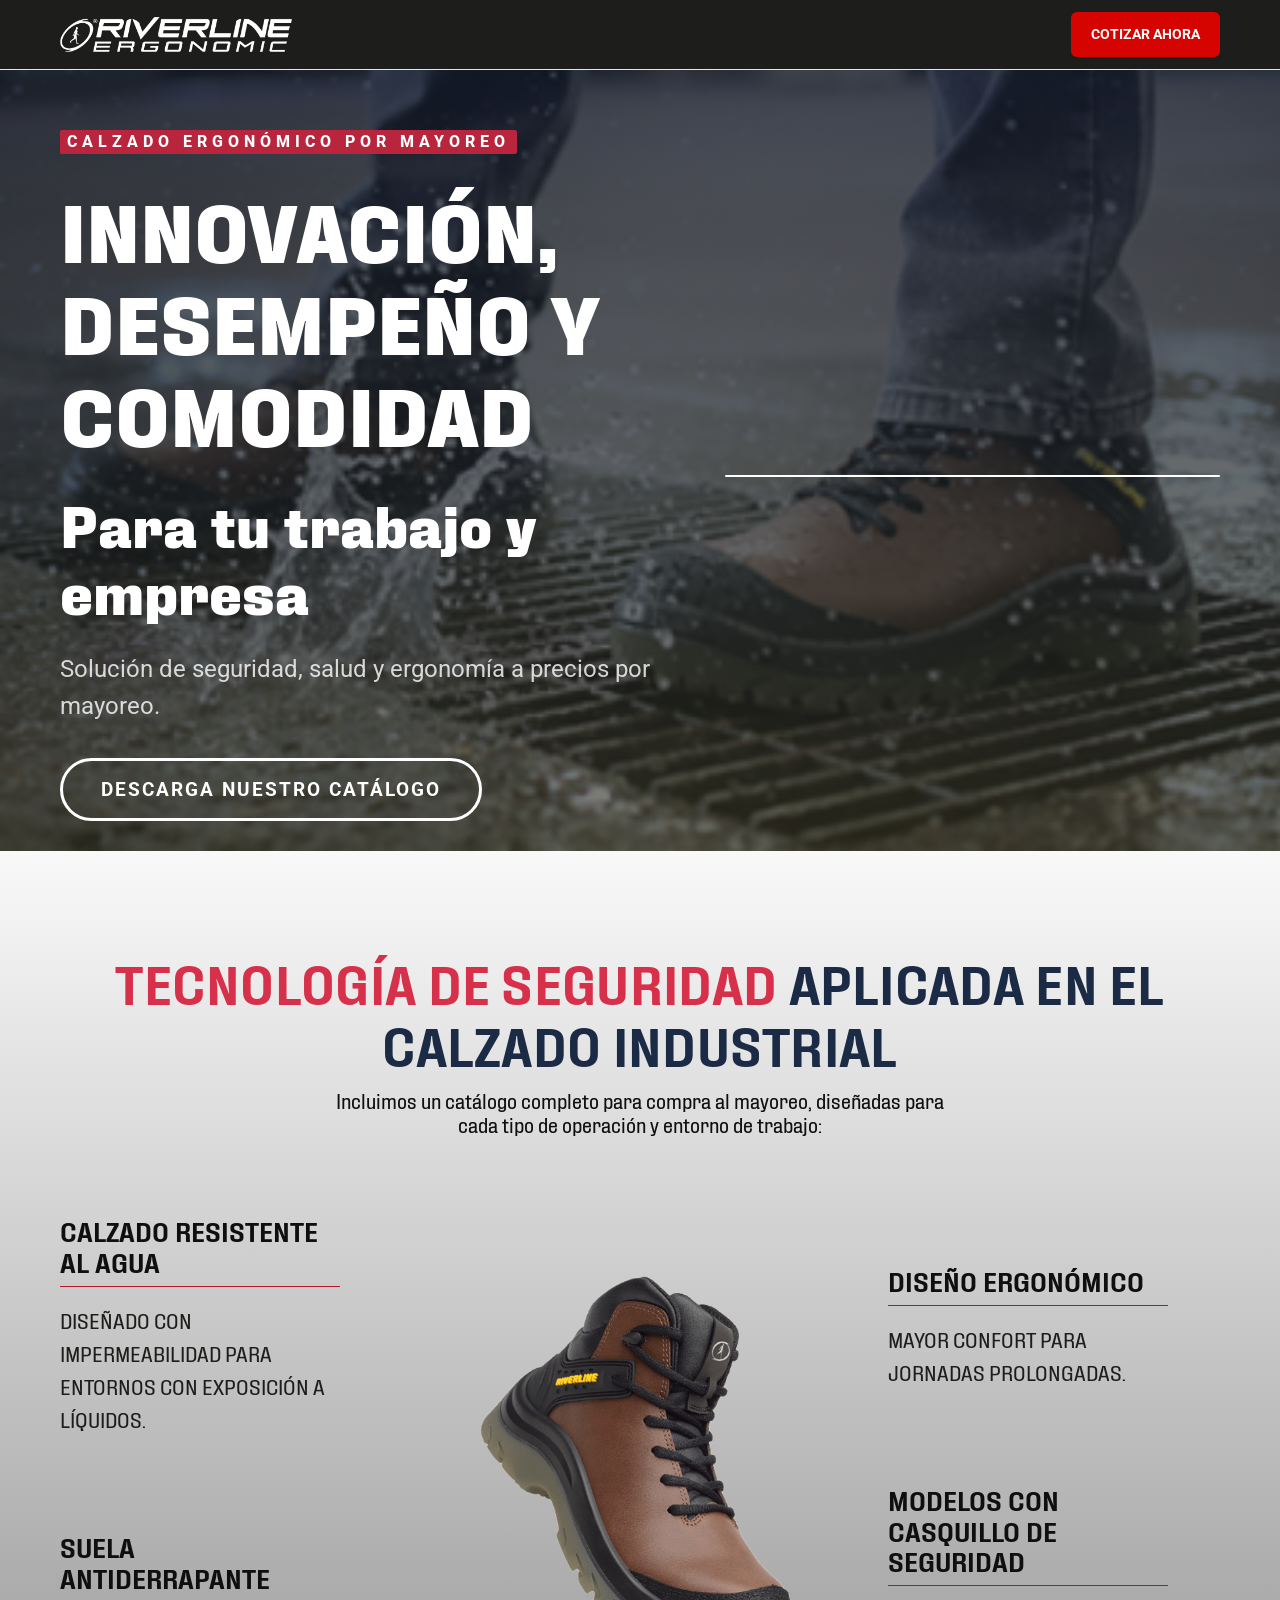
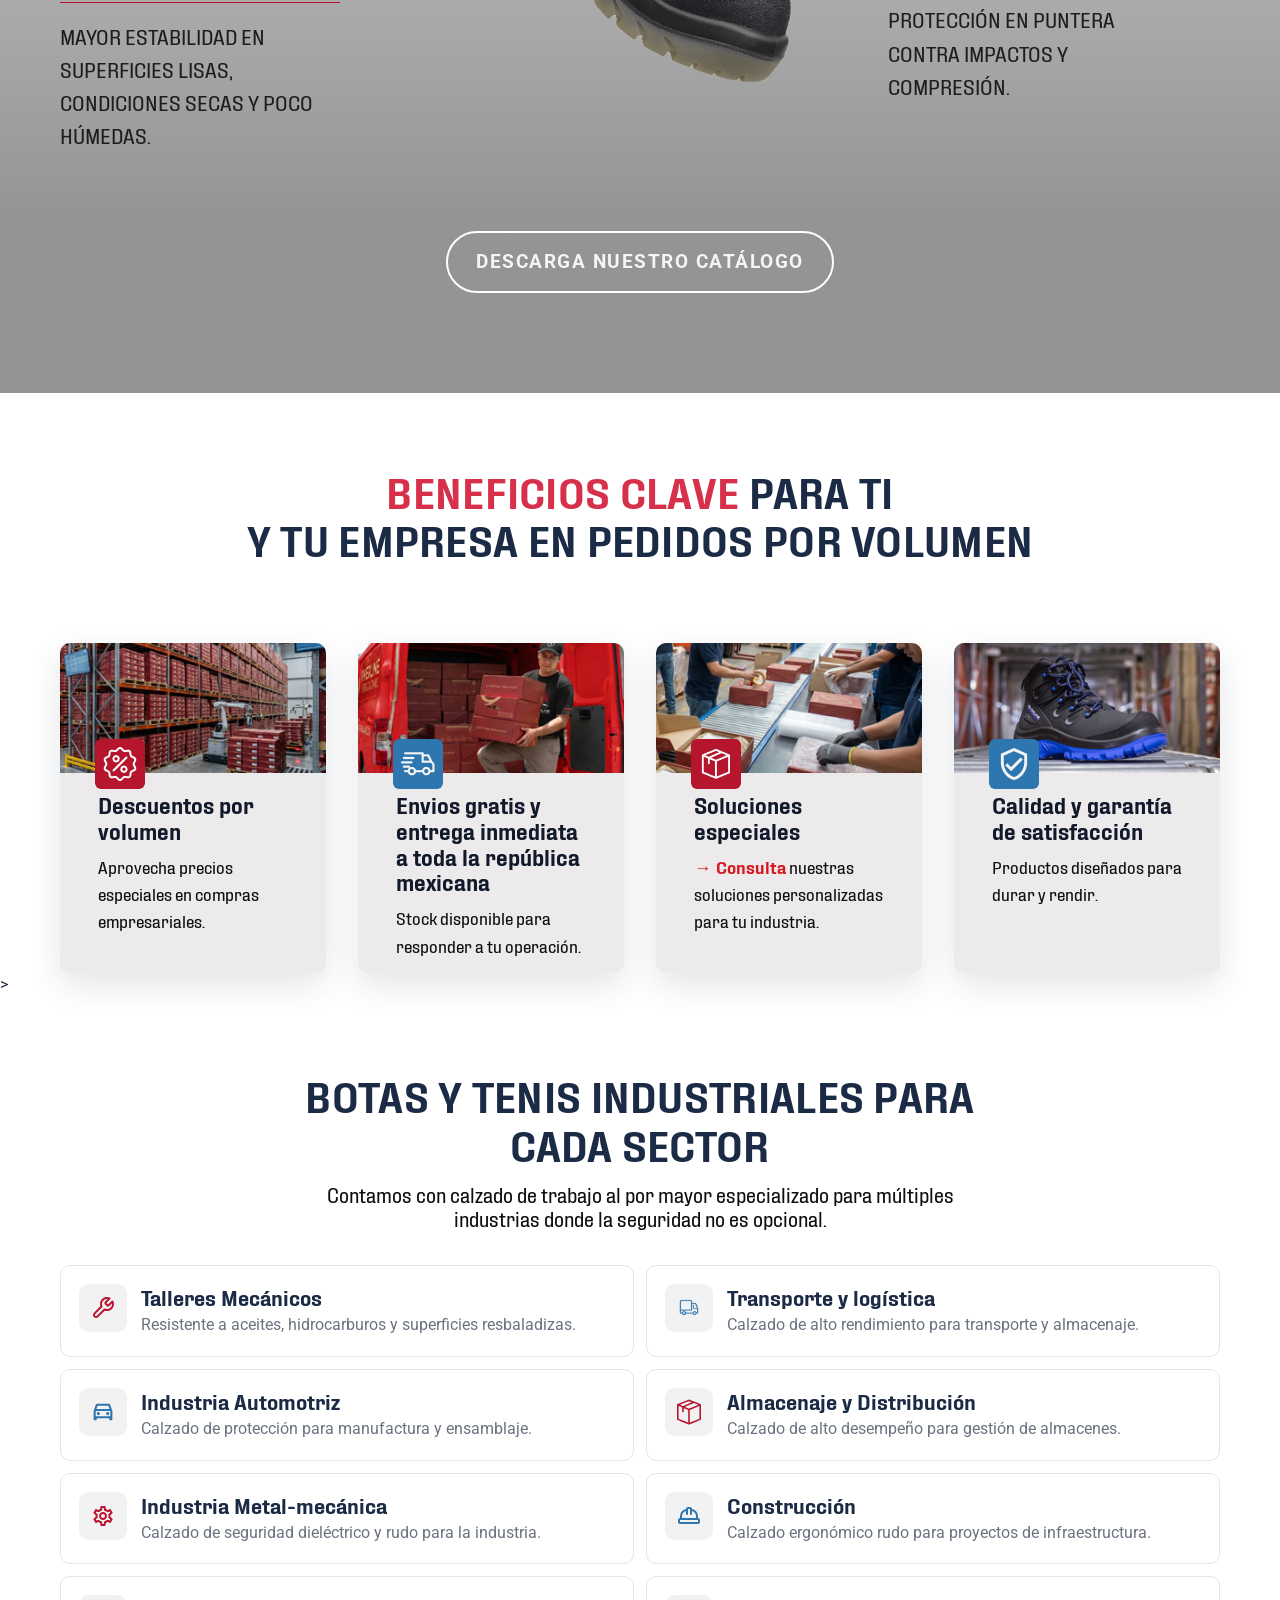
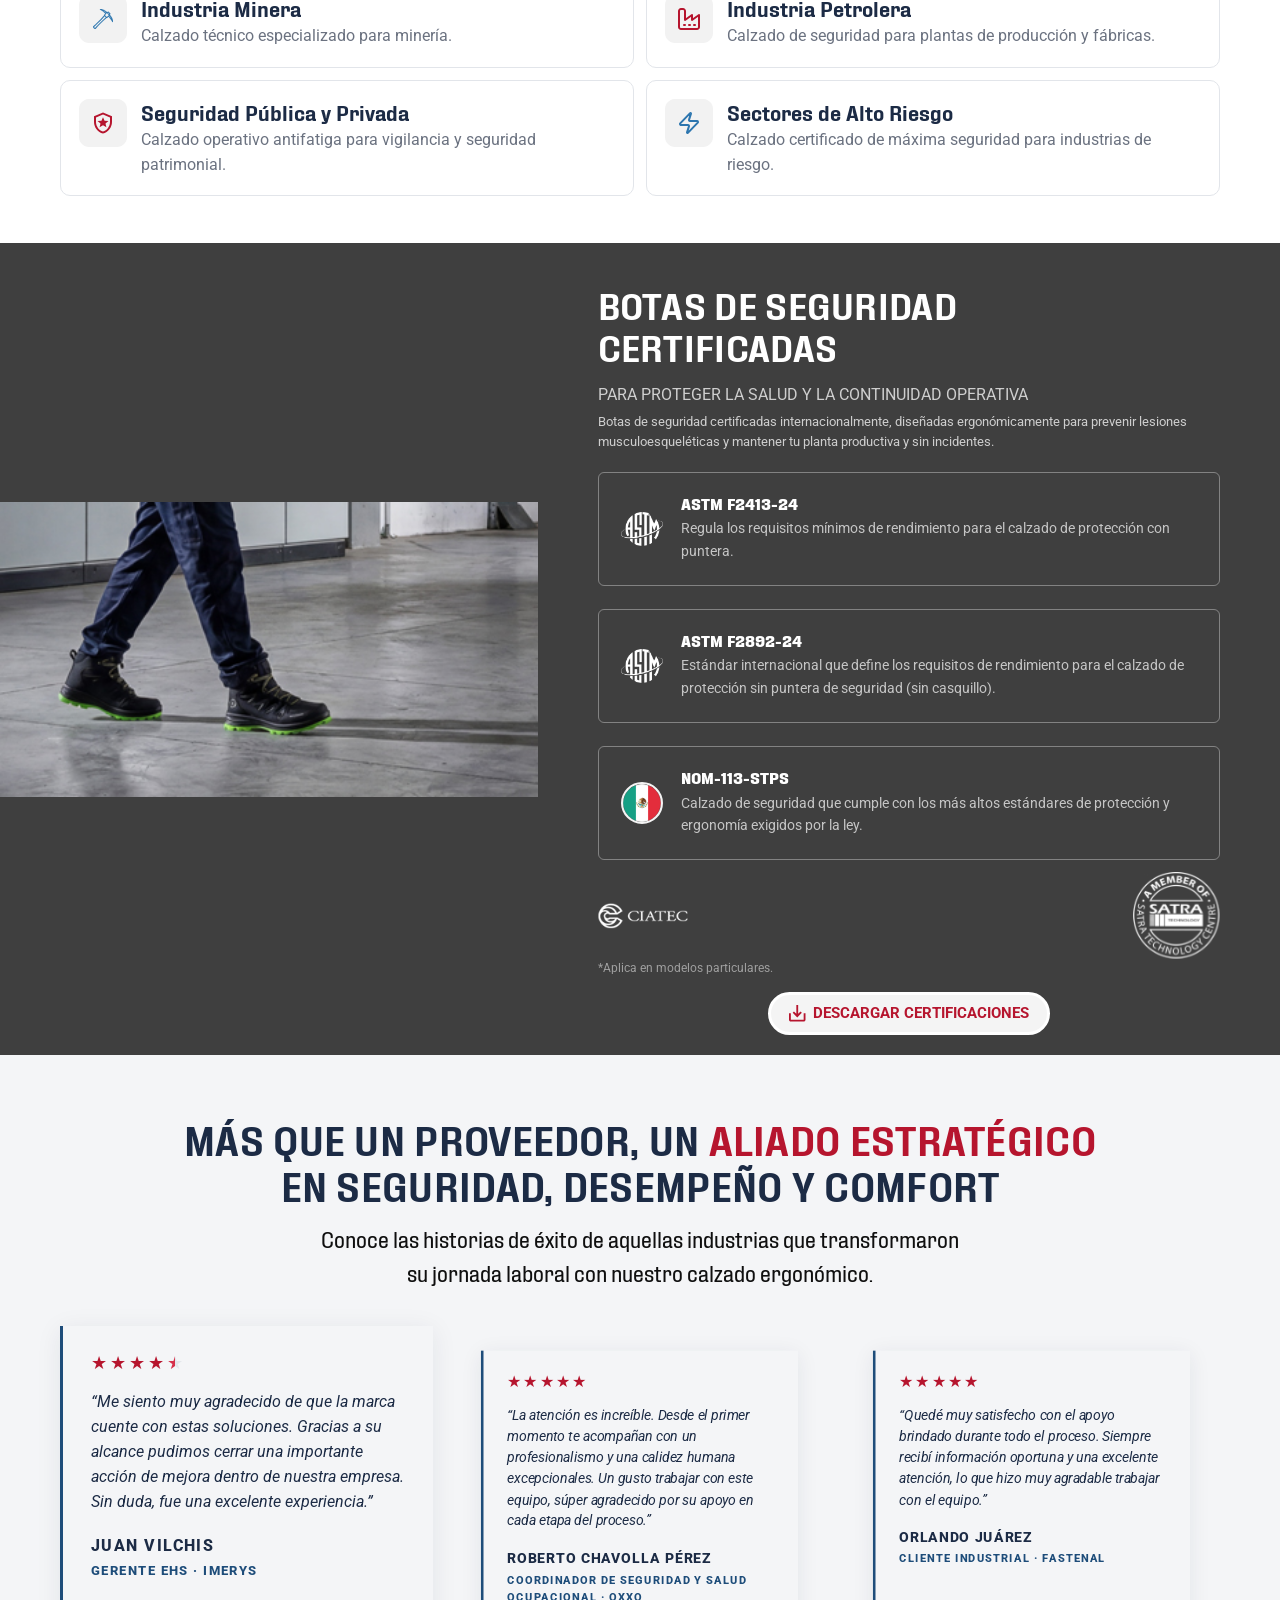
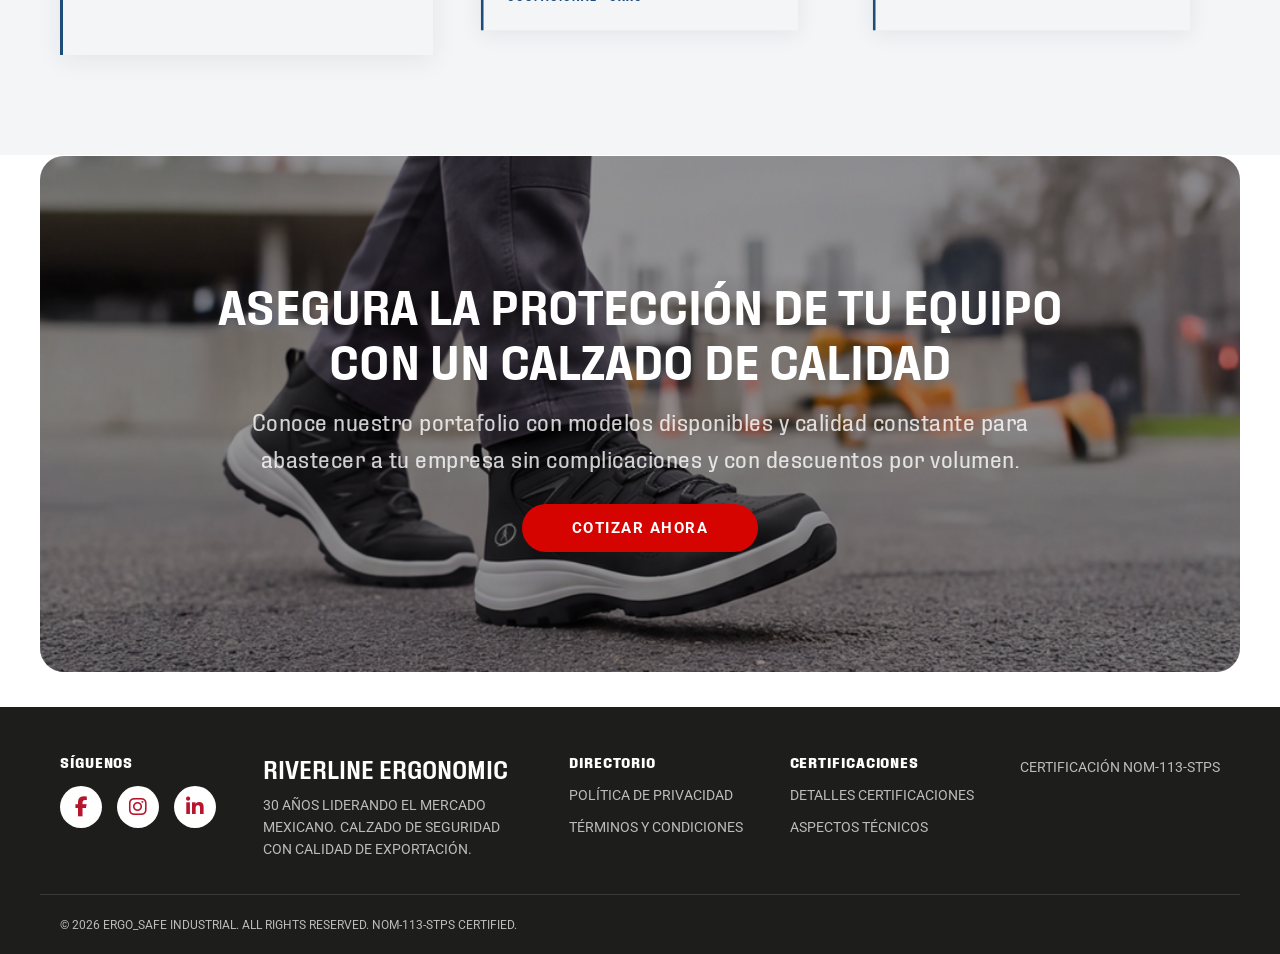
<file: index.html>
<!DOCTYPE html>
<html lang="es">
<head>
<meta charset="UTF-8">
<meta name="viewport" content="width=device-width, initial-scale=1.0">
<title>Riverline Ergonomic | Calzado de seguridad industrial</title>
<meta name="description" content="Calzado de seguridad industrial certificado. Innovación, desempeño y comodidad para tu empresa. Descuentos por volumen, entrega inmediata y garantía de calidad.">
<link rel="preconnect" href="https://fonts.googleapis.com">
<link rel="preconnect" href="https://fonts.gstatic.com" crossorigin>
<link href="https://fonts.googleapis.com/css2?family=Roboto:ital,wght@0,100..900;1,100..900&display=swap" rel="stylesheet">
<link rel="stylesheet" href="css/styles.css">
<link rel="stylesheet" href="https://cdnjs.cloudflare.com/ajax/libs/font-awesome/6.7.2/css/all.min.css">
<script src="https://js.hsforms.net/forms/embed/50330366.js" defer></script>
</head>
<body>

<!-- ============ HEADER ============ -->
<header class="site-header">
  <div class="container header-inner">
    <a href="#" class="logo">
      <img src="images\logo-riverline.png" alt="Riverline Ergonomic" class="logo-img">
    </a>
    <a href="#cotizar" class="btn btn-primary btn-sm js-open-modal">Cotizar ahora</a>
  </div>
</header>

<main>

  <!-- ============ HERO ============ -->
  <section class="hero">
    <div class="hero-bg">
      <picture>
        <source media="(min-width:1025px)" srcset="images\hero-desktop.png"> 
        <source media="(min-width:481px)" srcset="images\hero-tablet.jpg">
        <img src="images\hero-mobile.jpg" alt="Trabajador con botas de seguridad industrial" class="hero-bg-img">
      </picture>
      <div class="hero-overlay"></div>
    </div>

    <div class="container hero-inner">
      <div class="hero-content">
        <h1  class="eyebrow eyebrow-light">calzado ergonómico por mayoreo</h1>
        <h2 class="hero-title">Innovación, desempeño y comodidad</h2>
        <h3 class="hero-subtitle">Para tu trabajo y empresa</h3>
        <p class="hero-desc">Solución de seguridad, salud y ergonomía  a precios por mayoreo.</p>
        <div class="hero-actions">
          <a href="https://tecnologia.ergonomic.com.mx/pdf/Catalogo-JULIO26.pdf" class="btn btn-outline-light">Descarga nuestro catálogo</a>
        </div>
      </div>

      <!-- Inline form card — visible on desktop/tablet only -->
      <div class="form-card form-card--inline" id="cotizar">
        <div class="hs-form-frame" data-region="na1" data-form-id="555a7494-a7d3-4170-83c7-86344c7121c4" data-portal-id="50330366"></div>
      </div>
    </div>
  </section>

  <!-- ============ TECNOLOGÍA / FEATURES ============ -->
  <section class="section features-section">
    <div class="container">
      <h2 class="section-title  section-title--semibold text-center"> 
        <span class="accent">Tecnología de Seguridad </span>
        aplicada en el calzado industrial
      </h2>
      <h3 class="section-desc text-center">Incluimos un catálogo completo para compra al mayoreo, diseñadas para cada tipo de operación y entorno de trabajo:</h3>

      <div class="feature-showcase">
        <div class="feature-list feature-list--left">
          <div class="feature-item">
            <h3 class="feature-title">Calzado resistente al agua</h3>
            <div class="feature-line"></div>
            <p class="feature-desc">Diseñado con impermeabilidad para entornos con exposición a líquidos.</p>
          </div>
          <div class="feature-item">
            <h3 class="feature-title">Suela antiderrapante</h3>
            <div class="feature-line"></div>
            <p class="feature-desc">Mayor estabilidad en superficies lisas, condiciones secas y poco húmedas.</p>
          </div>
        </div>

        <div class="feature-image">
          <img src="images\bota-590x700px.png" alt="Bota de seguridad Riverline Ergonomic" loading="lazy">
        </div>

        <div class="feature-list feature-list--right">
          <div class="feature-item">
            <h3 class="feature-title">Diseño ergonómico</h3>
            <div class="feature-line"></div>
            <p class="feature-desc">Mayor confort para jornadas prolongadas.</p>
          </div>
          <div class="feature-item">
            <h3 class="feature-title">Modelos con casquillo de seguridad</h3>
            <div class="feature-line"></div>
            <p class="feature-desc">Protección en puntera contra impactos y compresión.</p>
          </div>
        </div>
      </div>

      <!-- ============Carrusel Mobile ============ -->
       <div class="feature-carousel">
        <div class="carousel-track">
          <div class="feature-slide">
            <h3 class="feature-title">Calzado resistente al agua</h3>
            <div class="feature-line"></div>
            <p class="feature-desc">
              Diseñado con impermeabilidad para entornos con exposición a líquidos.
            </p>
          </div>
          <div class="feature-slide">
            <h3 class="feature-title">Suela antiderrapante</h3>
            <div class="feature-line"></div>
            <p class="feature-desc">
              Mayor estabilidad en superficies lisas o húmedas.
            </p>
          </div>
          <div class="feature-slide">
            <h3 class="feature-title">Diseño ergonómico</h3>
            <div class="feature-line"></div>
            <p class="feature-desc">
              Mayor confort para jornadas prolongadas.
            </p>
          </div>
          <div class="feature-slide">
            <h3 class="feature-title">Modelos con casquillo de seguridad</h3>
            <div class="feature-line"></div>
            <p class="feature-desc">
              Protección en puntera contra impactos y compresión.
            </p>
          </div>
        </div>
        <div class="carousel-controls">
          <button class="carousel-prev">&#10094;</button>
          <div class="carousel-dots">
            <span class="dot active"></span><span class="dot"></span><span class="dot"></span><span class="dot"></span>
          </div>
          <button class="carousel-next">&#10095;</button>
        </div>
      </div>
      
      <div class="text-center">
        <a href="https://tecnologia.ergonomic.com.mx/pdf/Catalogo-JULIO26.pdf" class="btn btn-outline-dark">Descarga nuestro catálogo</a>
      </div>
    </div>
  </section>

  <!-- ============ BENEFICIOS ============ -->
  <section class="section benefits-section">
    <div class="container">
      <h2 class="section-title text-center"> <span class="accent">Beneficios clave </span> para ti <br> y tu empresa en pedidos por volumen</h2>
      <div class="benefits-grid">
        <div class="benefit-card">
          <img src="images/banner-ventas-volumen-298x148.jpg" alt="Descuentos por volumen" loading="lazy">
          <div class="benefit-icon">
            <img src="images/Frame-descuento.png" alt="">
          </div>
          <h3>Descuentos por volumen</h3>
          <p>Aprovecha precios especiales en compras empresariales.</p>
        </div>
        <div class="benefit-card">
          <img src="images/banner-entrega-inmediata-298x148.jpg" alt="Entrega inmediata" loading="lazy">
          <div class="benefit-icon">
            <img src="images/Frame-entrega.png" alt="">
          </div>
          <h3>Envios gratis y entrega inmediata a toda la república mexicana</h3>
          <p>Stock disponible para responder a tu operación.</p>
        </div>
        <a href="https://www.ergonomic.com.mx/soluciones" class="benefit-card">
          <img src="images/banner-1par-envios298x148.jpg" alt="Envíos gratis" loading="lazy">
          <div class="benefit-icon">
            <img src="images/Frame-envio.png" alt="">
          </div>
          <h3>Soluciones especiales</h3>
          <p><span class="highlight-link">→ Consulta</span> nuestras soluciones personalizadas para tu industria.</p>        
        </a>
        <div class="benefit-card">
          <img src="images/banner-calidad-298x148.jpg" alt="Calidad y garantía" loading="lazy">
          <div class="benefit-icon">
            <img src="images/Frame-garantia.png" alt="">
          </div>
          <h3>Calidad y garantía de satisfacción</h3>
          <p>Productos diseñados para durar y rendir.</p>
        </div>
      </div>
    </div>
  
    <!--==============Carrusel Mobil=============== -->>
    <div class="benefits-carousel">
      <div class="benefit-slide active">
        <div class="benefit-card">
          <img src="images/banner-ventas-volumen-298x148.jpg" alt="Descuentos por volumen">
          <div class="benefit-icon">
            <img src="images/Frame-descuento.png" alt="">
          </div>
          <h3>Descuentos por volumen</h3>
          <p>Aprovecha precios especiales en compras empresariales.</p>
        </div>
      </div>

      <div class="benefit-slide">
        <div class="benefit-card">
          <img src="images/banner-entrega-inmediata-298x148.jpg" alt="Entrega inmediata">
          <div class="benefit-icon">
            <img src="images/Frame-entrega.png" alt="">
          </div>
          <h3>Envios gratis y entrega inmediata a todo México</h3>
          <p>Stock disponible para responder a tu operación.</p>
        </div>
      </div>

      <div class="benefit-slide">
        <a href="https://www.ergonomic.com.mx/soluciones" class="benefit-card-link">

          <div class="benefit-card">
            <img src="images/banner-1par-envios298x148.jpg" alt="Envíos">
            <div class="benefit-icon">
              <img src="images/Frame-envio.png" alt="">
            </div>
            <h3>Soluciones especiales</h3>
            <p><span class="highlight-link">→ Consulta</span> nuestras soluciones personalizadas para tu industria.</p>        
          </div>
        </a>
      </div>




      <div class="benefit-slide">
        <div class="benefit-card">
          <img src="images/banner-calidad-298x148.jpg" alt="Calidad">
          <div class="benefit-icon">
            <img src="images/Frame-garantia.png" alt="">
          </div>
          <h3>Calidad y garantía de satisfacción</h3>
          <p>Productos diseñados para durar y rendir.</p>
        </div>
      </div>

      <div class="carousel-controls">
          <button class="carousel-prev benefit-prev">&#10094;</button>

          <div class="carousel-dots">
              <span class="dot active"></span>
              <span class="dot"></span>
              <span class="dot"></span>
              <span class="dot"></span>
          </div>

          <button class="carousel-next benefit-next">&#10095;</button>
      </div>
    </div>
  </section>



  





  <!-- ============ SECTORES ============ -->
  <section class="section sectors-section">
    <div class="container">
      <h2 class="section-title text-center">Botas y tenis industriales para <br> cada sector</h2>
      <h3 class="section-desc text-center">Contamos con calzado de trabajo al por mayor especializado para múltiples industrias donde la seguridad no es opcional.</h3>

      <ul class="sector-list">
        <li class="sector-item sector-item--highlight">
          <span class="sector-icon" aria-hidden="true">
            <img src="images/icons/talleresMec.svg" alt="">
          </span>
          <div>
            <h3>Talleres Mecánicos</h3>
            <p>Resistente a aceites, hidrocarburos y superficies resbaladizas.</p>
          </div>
        </li>
        <li class="sector-item">
          <span class="sector-icon" aria-hidden="true">
            <img src="images/icons/transporte.svg" alt="">
          </span>
          <div>
            <h3>Transporte y logística</h3>
            <p>Calzado de alto rendimiento para transporte y almacenaje.</p>
          </div>
        </li>
        <li class="sector-item">
          <span class="sector-icon" aria-hidden="true">
            <img src="images/icons/IndAuto.svg" alt="">
          </span>
          <div>
            <h3>Industria Automotriz</h3>
            <p>Calzado de protección para manufactura y ensamblaje.</p>
          </div>
        </li>
        <li class="sector-item">
          <span class="sector-icon" aria-hidden="true">
            <img src="images/icons/almacenaje.svg" alt="">
          </span>
          <div>
            <h3>Almacenaje y Distribución</h3>
            <p>Calzado de alto desempeño para gestión de almacenes.</p>
          </div>
        </li>
        <li class="sector-item">
          <span class="sector-icon" aria-hidden="true">
            <img src="images/icons/indMetal.svg" alt="">
          </span>
          <div>
            <h3>Industria Metal-mecánica</h3>
            <p>Calzado de seguridad dieléctrico y rudo para la industria.</p>
          </div>
        </li>
        <li class="sector-item">
          <span class="sector-icon" aria-hidden="true">
            <img src="images/icons/contruccion.svg" alt="">
          </span>
          <div>
            <h3>Construcción</h3>
            <p>Calzado ergonómico rudo para proyectos de infraestructura.</p>
          </div>
        </li>
        <li class="sector-item">
          <span class="sector-icon" aria-hidden="true">
            <img src="images/icons/IndMin.svg" alt="">
          </span>
          <div>
            <h3>Industria Minera</h3>
            <p>Calzado técnico especializado para minería.</p>
          </div>
        </li>
        <li class="sector-item">
          <span class="sector-icon" aria-hidden="true">
            <img src="images/icons/industriaPetr.svg" alt="">
          </span>
          <div>
            <h3>Industria Petrolera</h3>
            <p>Calzado de seguridad para plantas de producción y fábricas.</p>
          </div>
        </li>
        <li class="sector-item">
          <span class="sector-icon" aria-hidden="true">
            <img src="images/icons/seguridad.svg" alt="">
          </span>
          <div>
            <h3>Seguridad Pública y Privada</h3>
            <p>Calzado operativo antifatiga para vigilancia y seguridad patrimonial.</p>
          </div>
        </li>
        <li class="sector-item">
          <span class="sector-icon" aria-hidden="true">
            <img src="images/icons/sectAltRies.svg" alt="">
          </span>
          <div>
            <h3>Sectores de Alto Riesgo</h3>
            <p>Calzado certificado de máxima seguridad para industrias de riesgo.</p>
          </div>
        </li>
      </ul>
    </div>
  </section>

  <!-- ============ CERTIFICACIONES ============ -->
  <section class="section certifications-section">
    <div class="cert-image">
      <picture>
          <source media="(min-width:1025px)" srcset="images/Certdescktop.jpg"> 
          <source media="(min-width:481px)" srcset="images\certmovil.jpg">
          <img src="images\certmovil.jpg" alt="Trabajador con equipo de seguridad" loading="lazy">
      </picture>
    </div>
    <div class="cert-content">
      <div class="container container--right">
        <h2 class="section-title section-title--light">Botas de seguridad <br> certificadas</h2>
        <p class="section-desc section-desc--light">PARA PROTEGER LA SALUD Y LA CONTINUIDAD OPERATIVA</p>

        <p class="cert-intro">Botas de seguridad certificadas internacionalmente, diseñadas ergonómicamente para prevenir lesiones musculoesqueléticas y mantener tu planta productiva y sin incidentes.</p>

        <div class="cert-list">
          <div class="cert-item">
            <img src="images\icons\astmCert.svg" class="cert-icon" alt="ASTM f2413-24">
            <div class="cert-text">
              <h3>ASTM F2413-24</h3>
              <p>Regula los requisitos mínimos de rendimiento para el calzado de protección con puntera.</p>
            </div>
          </div>
          <div class="cert-item">
            <img src="images\icons\astmCert.svg" class="cert-icon" alt="ASTM F2892-24">
            <div class="cert-text">
              <h3>ASTM F2892-24</h3>
              <p>Estándar internacional que define los requisitos de rendimiento para el calzado de protección sin puntera de seguridad (sin casquillo).</p>
            </div>
          </div>
          <div class="cert-item">
            <img src="images\icons\mxflagCert.svg" class="cert-icon" alt="NOM-113-STPS">
            <div class="cert-text">
              <h3>NOM-113-STPS</h3>
              <p>Calzado de seguridad que cumple con los más altos estándares de protección y ergonomía exigidos por la ley.</p>
            </div>
          </div>
        </div>
        <div class="cert-logos">
          <!--<img src="images\icons\lapemCert.svg" alt="LAPEM"-->
          <img src="images\icons\CIATECCert.svg" alt="CIATEC">
          <img src="images\icons\satraCert.svg" alt="SATRA" >
        </div>
        <p class="cert-note">*Aplica en modelos particulares.</p>

        <a href="https://tecnologia.ergonomic.com.mx/pdf/certificacionesB2B.pdf" class="btn btn-outline-light">
          <svg width="17" height="17" viewBox="0 0 17 17" fill="none" xmlns="http://www.w3.org/2000/svg" class="btn-icon-cert">
            <path d="M14.6667 8.25V14.6667H1.83333V8.25H0V14.6667C0 15.675 0.825 16.5 1.83333 16.5H14.6667C15.675 16.5 16.5 15.675 16.5 14.6667V8.25H14.6667ZM9.16667 8.86417L11.5408 6.49917L12.8333 7.79167L8.25 12.375L3.66667 7.79167L4.95917 6.49917L7.33333 8.86417V0H9.16667V8.86417Z"/>
          </svg>
          <span>Descargar certificaciones</span>
        </a>
      </div>
    </div>
  </section>

  <!-- ============ TESTIMONIOS ============ -->
  <section class="section testimonials-section">
    <div class="container">
      <h2 class="section-title text-center">Más que un proveedor, un <span class="accent">aliado estratégico</span> <br> en seguridad, desempeño y comfort</h2>
      <p class="section-desc text-center">Conoce las historias de éxito de aquellas industrias que transformaron su jornada laboral con nuestro calzado ergonómico.</p>

      <div class="testimonial-track">
        <blockquote class="testimonial-card testimonial-slide active">
          <div class="testimonial-stars" aria-label="4.5 de 5 estrellas">
            <span class="star star--filled">★</span>
            <span class="star star--filled">★</span>
            <span class="star star--filled">★</span>
            <span class="star star--filled">★</span>
            <span class="star star--half">★</span>
          </div>
          <p>&ldquo;Me siento muy agradecido de que la marca cuente con estas soluciones. Gracias a su alcance pudimos cerrar una importante acción de mejora dentro de nuestra empresa. Sin duda, fue una excelente experiencia.&rdquo;</p>
          <footer>
            <span class="testimonial-name">Juan Vilchis</span>
            <span class="testimonial-role">Gerente EHS · Imerys</span>
          </footer>
        </blockquote>

        <blockquote class="testimonial-card testimonial-slide">
          <div class="testimonial-stars" aria-label="5 de 5 estrellas">
            <span class="star star--filled">★</span>
            <span class="star star--filled">★</span>
            <span class="star star--filled">★</span>
            <span class="star star--filled">★</span>
            <span class="star star--filled">★</span>
          </div>
          <p>&ldquo;La atención es increíble. Desde el primer momento te acompañan con un profesionalismo y una calidez humana excepcionales. Un gusto trabajar con este equipo, súper agradecido por su apoyo en cada etapa del proceso.&rdquo;</p>
          <footer>
            <span class="testimonial-name">Roberto Chavolla Pérez</span>
            <span class="testimonial-role">Coordinador de seguridad y salud ocupacional · OXXO</span>
          </footer>
        </blockquote>

        <blockquote class="testimonial-card testimonial-slide">
          <div class="testimonial-stars" aria-label="5 de 5 estrellas">
            <span class="star star--filled">★</span>
            <span class="star star--filled">★</span>
            <span class="star star--filled">★</span>
            <span class="star star--filled">★</span>
            <span class="star star--filled">★</span>
          </div>
          <p>&ldquo;Quedé muy satisfecho con el apoyo brindado durante todo el proceso. Siempre recibí información oportuna y una excelente atención, lo que hizo muy agradable trabajar con el equipo.&rdquo;</p>
          <footer>
            <span class="testimonial-name">Orlando Juárez</span>
            <span class="testimonial-role">Cliente Industrial · Fastenal</span>
          </footer>
        </blockquote>
      </div>
      <div class="carousel-controls testimonial-controls">
        <button class="carousel-prev testimonial-prev" aria-label="Testimonio anterior">&#10094;</button>
        <div class="carousel-dots testimonial-dots">
          <span class="dot active"></span><span class="dot"></span><span class="dot"></span>
        </div>
        <button class="carousel-next testimonial-next" aria-label="Siguiente testimonio">&#10095;</button>
      </div>
    </div>
  </section>

  <!-- ============ CTA FINAL ============ -->
  <section class="cta-final">
    <picture class="cta-bg">
      <!-- Desktop -->
      <source media="(min-width:1025px)" srcset="images\ctaBanerdescktop.jpg">
      <!-- Mobile -->
      <img src="images\ctaBanerMobile.jpg"
          alt="Botas de seguridad en piso industrial"
          loading="lazy">
    </picture>
    <div class="cta-overlay"></div>
    <div class="container">
      <h2 class="cta-title">Asegura la protección de tu equipo con un calzado de calidad</h2>
      <p class="cta-desc">Conoce nuestro portafolio con modelos disponibles y calidad constante para abastecer a tu empresa sin complicaciones y con descuentos por volumen.</p>
      <button type="button" class="btn btn-primary js-open-modal">Cotizar ahora</button>
    </div>
  </section>

</main>

<!-- ============ FOOTER ============ -->
<footer class="site-footer">
  <div class="container footer-grid">
      <div class="footer-col social-col">
      <h4>Síguenos</h4>
      <div class="social-icons">
        <a href="https://www.facebook.com/riverlinergonomic" target="_blank" aria-label="Facebook">
          <i class="fab fa-facebook-f"></i>
        </a>

        <a href="https://www.instagram.com/riverline_ergonomic/" target="_blank" aria-label="Instagram">
          <i class="fab fa-instagram"></i>
        </a>

        <a href="https://www.linkedin.com/in/riverline-ergonomic-718614204/" target="_blank" aria-label="LinkedIn">
          <i class="fab fa-linkedin-in"></i>
        </a>
      </div>
    </div>

    <div class="footer-brand">
      <h2>Riverline Ergonomic</h2>
      <p>30 años liderando el mercado mexicano. Calzado de seguridad con calidad de exportación.</p>
    </div>

    <div class="footer-col">
      <h4>Directorio</h4>
      <ul>
        <li><a href="https://tecnologia.ergonomic.com.mx/pdf/aviso-de-privacidad.pdf">Política de privacidad</a></li>
        <li><a href="https://tecnologia.ergonomic.com.mx/pdf/Terminos_y_Condiciones_TPV.pdf">Términos y condiciones</a></li>
      </ul>
    </div>

    <div class="footer-col">
      <h4>Certificaciones</h4>
      <ul>
        <li><a href="https://www.ergonomic.com.mx/certificaciones">Detalles certificaciones</a></li>
        <li><a href="https://www.ergonomic.com.mx/caracteristicas">Aspectos técnicos</a></li>
      </ul>
    </div>

    <div class="footer-col">
      <ul>
        <li><a href="https://tecnologia.ergonomic.com.mx/pdf/certificacionesB2B.pdf">Certificación NOM-113-STPS</a></li>
      </ul>
    </div>
  </div>
  <div class="container footer-bottom">
    <p>&copy; <span id="year"></span> ERGO_SAFE Industrial. All rights reserved. NOM-113-STPS Certified.</p>
  </div>
</footer>

<!-- ============ MODAL FORM (mobile + reused for any "Cotizar ahora" CTA) ============ -->
<div class="modal-overlay" id="quoteModal" aria-hidden="true">
  <div class="modal-panel" role="dialog" aria-modal="true" aria-labelledby="modalTitle">
    <button type="button" class="modal-close js-close-modal" aria-label="Cerrar formulario">&times;</button>
    <div class="hs-form-frame" data-region="na1" data-form-id="b23f0622-c266-4b07-a5ec-68b0b3d8128e" data-portal-id="50330366"></div>
    <button type="button" class="btn btn-text js-close-modal">Salir sin enviar</button>
  </div>
</div>

<script src="js/main.js"></script>
<script>
  document.addEventListener('DOMContentLoaded', () => {
    document.querySelectorAll('a[href]').forEach((link) => {
      link.setAttribute('target', '_blank');
      link.setAttribute('rel', 'noopener noreferrer');
    });
  });
</script>
</body>
</html>
</file>
<file: css/styles.css>
/* =====================================================
   RIVERLINE ERGONOMIC — Landing B2B
   Mobile-first. Breakpoints: 481px (tablet), 1025px (desktop)
   ===================================================== */

/* 1. Fixture Regular */
@font-face {
  font-family: 'Fixture';
  src: url('Fonts/Fixture-Regular.woff2') format('woff2');
  font-weight: 400;
  font-style: normal;
  font-display: swap;
}

/* 2. Fixture SemiBold */
@font-face {
  font-family: 'Fixture';
  src: url('Fonts/Fixture-SemiBold.woff2') format('woff2');
  font-weight: 600;
  font-style: normal;
  font-display: swap;
}

/* 3. Fixture ExtraBold */
@font-face {
  font-family: 'Fixture';
  src: url('Fonts/Fixture-ExtraBold.woff2') format('woff2');
  font-weight: 800;
  font-style: normal;
  font-display: swap;
}

:root {
  --color-navy: #1c2b45;
  --color-navy-dark: #12192b;
  --color-red: #d6304a;
  --color-red-dark: #B6152E;
  --color-bg: #ffffff;
  --color-bg-alt: #f4f5f7;
  --color-text: #1c2b45;
  --color-text-light: #6b7280;
  --color-border: #e2e5ea;

  /* FUENTE DESTACADA: Para todos los encabezados y títulos de secciones */
  --font-headings: 'Fixture', -apple-system, BlinkMacSystemFont, "Segoe UI", sans-serif;

  /* FUENTE BASE: Para los párrafos, descripciones, formularios y texto del cuerpo */
  --font-base: 'Roboto', sans-serif;

  --container-width: 1200px;
  --radius-sm: 6px;
  --radius-md: 10px;
  --radius-lg: 16px;

  --shadow-card: 0 12px 32px rgba(28, 43, 69, 0.12);

}

/* ---------- Reset ---------- */
*, *::before, *::after { box-sizing: border-box; }
html { scroll-behavior: smooth; }
body {
  margin: 0;
  font-family: var(--font-base);
  color: var(--color-text);
  background: var(--color-bg);
  line-height: 1.55;
  -webkit-font-smoothing: antialiased;
}
img { max-width: 100%; display: block; }
a { color: inherit; text-decoration: none; }
ul { list-style: none; margin: 0; padding: 0; }
button {font-family: var(--font-base);}
h1, h2, h3, h4 { margin: 0; font-family: var(--font-headings); font-weight: 800; line-height: 1.15; }
p { margin: 0; }
:focus-visible { outline: 3px solid var(--color-red); outline-offset: 2px; }

.container {
  width: 100%;
  max-width: var(--container-width);
  margin: 0% auto;
  padding: 0 20px;
}

.section { padding: 64px 0; }
.text-center { text-align: center; }
.accent { color: var(--color-red); }

.section-title {
  font-size: 1.6rem;
  text-transform: uppercase;
  letter-spacing: 0.3px;
  margin-bottom: 14px;
}
.section-desc {
  color: #0F0F0F;
  max-width: 640px;
  margin: 0 auto 36px;
  font-size: 1.29rem;
  font-weight: 400;
}
.section-title--light { color: #fff; }
.section-desc--light { color: rgba(255,255,255,0.75); }

/* ---------- Buttons ---------- */
.btn {
  display: inline-flex;
  align-items: center;
  text-transform: uppercase;
  justify-content: center;
  gap: 8px;
  padding: 14px 28px;
  border-radius: var(--radius-sm);
  font-weight: 700;
  font-size: 0.95rem;
  border: 2px solid transparent;
  cursor: pointer;
  transition: transform .15s ease, background .2s ease, color .2s ease;
  white-space: nowrap;
}
.btn:hover { transform: translateY(-1px); }
.btn-primary { background: #D60401; color: #fff; }
.btn-primary:hover { background: var(--color-navy-dark); }
.btn-sm { padding: 10px 18px; font-size: 0.85rem; }
.btn-block { width: 100%; }
.btn-outline-light {
   letter-spacing: 2px; text-transform: uppercase;   
   border: 3px solid transparent; background: transparent; 
   color: #fff; border-color: #fff; border-radius: 3.5rem;
}
.btn-outline-light:hover { background: #fff; color: var(--color-navy); }
.btn-outline-dark {
  background: transparent; color: var(--color-bg-alt); 
  border-radius: 3.5rem;
  letter-spacing: 1.5px; 
  border-color: var(--color-bg);
}
.btn-outline-dark:hover { background: #D60401; color: #fff; }
.btn-text {
  background: transparent; color: var(--color-text-light); border: none;
  font-weight: 600; text-decoration: underline; padding: 8px;
}

/* ---------- Header ---------- */
.site-header {
  position: sticky; top: 0; z-index: 40;
  background: #1D1D1B;
  border-bottom: 1px solid var(--color-border);
}
.header-inner {
  display: flex; align-items: center; justify-content: space-between;
  padding-top: 12px; padding-bottom: 12px; 
}

/* Mobile */
.logo-img {
    height: 1.2rem; /* 24px */
    width: auto;
  }

/* Tablet */
@media (min-width: 481px) {
    .logo-img {
        height: 1.7rem; /* 32px */
    }
}

/* Desktop */

@media (min-width: 1025px) {
    .logo-img {
        height: 2.2rem; /* 44px */
    }
}




/* ---------- Hero ---------- */
.hero { position: relative; color: #fff; overflow: hidden; }
.hero-bg { position: absolute; inset: 0; z-index: 0; }
.hero-bg-img { width: 100%; height: 100%; object-fit: cover; }
.hero-overlay {
  position: absolute; inset: 0;
  background: linear-gradient(180deg, rgba(18,25,43,0.75) 0%, lch(20.08% 10.8 102.09 / 0.62) 100%);
}
.hero-inner {
  position: relative; z-index: 1;
  padding: 16px 20px 40px;
  display: flex; flex-direction: column; gap: 32px;
}
.eyebrow {
  font-family: var(--font-base);
  text-transform: uppercase; font-size: 0.82rem; letter-spacing: 2px;
  font-weight: 800; margin-bottom: 12px; color: var(--color-bg);
  display: inline-block;
  background: var(--color-red);
  padding: 0.125rem 0.5rem;
  border-radius: 2px;
}
.eyebrow-light { color: #ffffff; background-color: #b8253c; }
.hero-title {text-transform: uppercase; font-size: 3.31rem; font-weight: 800; margin-bottom: 14px; }
.hero-subtitle { font-size: 2.2rem; font-weight: 800; margin-bottom: 8px; }
.hero-desc { color: rgba(255,255,255,0.8); font-size: 1rem; margin-top: 1rem; margin-bottom: 24px; }
.hero-actions .btn { width: 100%; }


/* Tablet */
@media (min-width: 481px) {
    .eyebrow {
        font-size: 0.85rem;
        padding: 0.188rem 0.438rem;
    }
    .hero-subtitle { font-size: 3rem; }
    .hero-desc {font-size: 1.3rem; margin-top: 1.7rem;}

}

/* Desktop */
@media (min-width: 1025px) {
    .eyebrow {
        font-size: 1rem;
        letter-spacing: 5px;
        padding:  0.188rem 0.438rem;
    }
    .hero-content {
        align-self: start;
        padding-top: 0rem;

    }
    .hero-subtitle { font-size: 3.63rem; margin-top: 2rem; }
    .hero-desc {font-size: 1.5rem; margin-top: 1.7rem;}

}






/* Inline form card is desktop/tablet only */
.form-card--inline { display: none; }


.form-card {
  background: #fff;
  color: var(--color-text);
  border-radius: var(--radius-md);
  padding: 1px;
  box-shadow: var(--shadow-card);
  transition:
    transform .3s ease,
    box-shadow .3s ease;
}
.form-card:hover{
  transform: translateY(-2px);
  box-shadow: 0 8px 25px #22517E;
}
.form-card-title {
  font-weight: 800;
  font-size: 1.15rem;
  text-transform: uppercase;
  margin-bottom: 8px;
}
.form-card-desc {
  color: var(--color-text-light);
  font-size: 0.9rem;
  margin-bottom: 15px;
}


/* ---------- Features / Tech section ---------- */

.section-title--semibold {
    font-weight: 600;
    font-size: 2.08rem;
}

.features-section {
    background: linear-gradient(
        to bottom,
        #F9F9F9 0%,
        #3b39398a  85%
    );
}
.features-section .feature-desc {
   text-transform: uppercase;
    font-weight: 400;
    font-size: 1.333rem;
    font-family: var(--font-headings);
    color: #1D1D1B;
}
.feature-line{
    width:100%;
    height:1px;
    background:#B6152E;
    margin:.6rem 0 1rem;
}

.feature-showcase {
  display: flex; flex-direction: column; align-items: center; gap: 24px;
  margin-bottom: 32px;
}

.feature-carousel{
  display:block;
  text-align:center;
  margin-top:2rem;
  margin-bottom: 1.5rem; 
  overflow: hidden; 
}

.feature-image img { border-radius: var(--radius-md); margin: 0 auto;
    width: 100%;
    height: auto;}
.feature-list { display: none; flex-direction: column; gap: 20px; width: 100%; }
.feature-item { padding: 16px 0; }
.feature-title { color: #0F0F0F; font-size: 1.66rem; font-weight: 600; text-transform: uppercase; margin-bottom: 6px; }
.feature-desc { color: var(--color-text-light); font-size: 0.9rem; }

/*------Carousel------*/
.carousel-track { display: flex; transition: transform .45s cubic-bezier(.65,0,.35,1); }
.feature-slide { flex: 0 0 100%; padding: 0 4px; text-align: center; }
.feature-slide .feature-line { margin: .6rem auto 1rem; width: 8px; }

.carousel-controls { display: flex; align-items: center; justify-content: center; gap: 18px; margin-top: 1.5rem; }
.carousel-prev, .carousel-next {
  width: 40px; height: 40px; border-radius: 50%;
   font-size: 1.66rem;
  border: 1px solid transparent; background: transparent; color: var(--color-red);
  cursor: pointer; display: flex; align-items: center; justify-content: center;
  transition: background .2s, color .2s, transform .15s;
}
.carousel-prev:hover, .carousel-next:hover { background: var(--color-red); color: #fff; transform: scale(1.05); }
.carousel-dots { display: flex; gap: 6px; }
.carousel-dots .dot { width: 8px; height: 8px; border-radius: 50px; background: var(--color-border); transition: width .3s, background .3s; cursor: pointer; }
.carousel-dots .dot.active { width: 22px; background: var(--color-red); }


/* ---------- Benefits ---------- */
.benefits-section { padding: 2.5rem 0; background: var(--color-bg); }
.sectors-section .section-title,
.benefits-section .section-title {
  font-size: 1.78rem;
  font-family: var(--font-headings);
  font-weight: 600;
}
.benefits-grid {
  display: none; grid-template-columns: repeat(2, 1fr); gap: 16px;
}
.benefit-card {
  position: relative;
  background: #e2dedea4; border-radius: var(--radius-md); overflow: hidden;
  box-shadow: var(--shadow-card); text-align: left;
  height:20.6rem;
  transition:
    transform .3s ease,
    box-shadow .3s ease;
}
.benefit-card:hover {
    transform: translateY(-10px);
    box-shadow: 0 22px 45px rgba(0,0,0,.18);
}

.benefit-card img { width: 100%;  height: 10rem; object-fit: cover; display:block;}
.benefit-card h3 { font-size: 1.4rem; 
  font-weight: 600;
  margin: 14px 14px 6px;
  padding:0.3rem 1.5rem .2rem;
  color: var(--color-navy-dark);
}
.benefit-card p { font-size: 1.3rem; 
  font-family: var(--font-headings);
  font-weight: 200;
  color: #0F0F0F; 
  margin: 0 14px 16px; 
  padding:0 1.5rem 1.5rem;
}
.benefit-card .highlight-link {
  color: #D71920;
  font-weight: 600;
}

.benefits-carousel{width: 100%; margin: 0 auto; display:block; margin-top:0rem;}
.benefits-carousel .benefit-card{
    position: relative;
    width: 18.75rem;
    min-height: 22.2rem;
    overflow: hidden;
}
.benefit-icon{
  position: absolute;
  top: 120px;
  left: 35px;
  z-index: 2;
  border-radius: 8px;
  display: flex;
  align-items: center;
  justify-content: center;
}
.benefit-icon img{
    width: 50px;
    height: 50px;
    border-radius: 6px;
}
.benefit-slide{display:none;}
.benefit-slide.active{display: flex; justify-content: center;}



/* ---------- Sectors ---------- */
.sectors-section { padding: 0rem 0 2.9rem; }
.sector-list { display: flex; flex-direction: column; gap: 12px; }
.sector-item {
  display: flex; align-items: flex-start; gap: 14px;
  padding: 18px; border-radius: var(--radius-md);
  border: 1px solid var(--color-border);
  transition:
      transform .3s ease,
      box-shadow .3s ease;
}

.sector-item h3 { font-size: 1.35rem;  margin-bottom: 4px; font-weight: 600; }
.sector-item p { font-size: 1.33rem; color: var(--color-text-light); }
.sector-item:hover {
  background: var(--color-red); border-color: var(--color-red); 
  color: #fff;
  transform: translateY(-10px);
  box-shadow: 0 22px 45px rgba(0,0,0,.18);
}
.sector-item:hover p { color: #dfd4d4 }
.sector-item:hover .sector-icon { background: #dfd4d4 ; }
.sector-icon {
  flex-shrink: 0; width: 48px; height: 48px; border-radius: 50%;
  background: rgba(28,43,69,0.08);
}
.sector-icon img{
    display:block;
    width:48px;    
    height:48px;
    object-fit:contain;
}

/* ---------- Certifications ---------- */

.certifications-section {
  padding: 0;
  background: #3F3F3F;
  display: flex; 
  flex-direction: column;
}
.cert-image {
  margin: 0;
  padding: 0;
}
.cert-image img {
  display: block;
  width: 100%;
  object-fit: cover;
}

.cert-image,
.cert-image picture,
.cert-image img {
    padding: 0;
    display: block;
    width: 100%;
}

.cert-content { padding: 18px 0; }
.cert-content .section-title {
    margin-top: 0;
    margin-bottom: 16px;
}
.container--right { max-width: var(--container-width); padding-top:  20px;}
.cert-intro { color: rgba(255,255,255,0.75); margin-bottom: 20px; margin-top: 2px; }
.cert-list { display: flex; flex-direction: column; gap: 18px; margin-bottom: 7px; }
.cert-item {
    display:flex;
    align-items:center;
    gap:18px;
    border:1px solid rgba(255,255,255,.35);
    padding:22px;
    border-radius: var(--radius-sm);
    transition:
      transform .3s ease,
      box-shadow .3s ease;
}

.cert-item:hover{
  background: #595959;
  transform: translateY(-10px);
  box-shadow: 0 22px 45px rgba(0,0,0,.18);
}
.cert-icon{
    width:42px;
    flex-shrink:0;
}

.certifications-section h2 { color: #fff; font-size: 1.4rem; font-weight:600; }

.certifications-section p { font-size: 0.8rem; }
.cert-item h3 { color: #fff; font-size: 0.95rem; margin-bottom: 6px; }
.cert-content .cert-intro{
  font-size: 0.9rem;
}
.cert-content .section-desc {
    font-size: 1rem;
    text-transform: uppercase;
    margin-bottom: 4px;


     text-align: left;
    margin-left: 0;
    margin-right: 0;
}

.cert-logos {
    display: flex;
    justify-content: space-between; 
    align-items: center;
    gap: 16px;
    margin: px 0;
}

.cert-logos img {
    max-width: 80px;
    height: auto;
    object-fit: contain;
}


.cert-item p { color: rgba(255,255,255,0.7); font-size: 0.85rem; }
.cert-note { color: rgba(255,255,255,0.5); font-size: 0.4rem; margin-bottom: 14px; }

.cert-content .btn {
  display: flex;          
  align-items: center;
  gap: 7px;
  width: fit-content;
  margin: 2px auto 0;   
  margin-top: 1px; 
  letter-spacing: 0px;  
  padding: 7px 18px;
  background: #F4F4F4; 
  color: #B6152E; border-color: #fff;
}


.btn-icon-cert path {
  fill: #B6152E; 
}
.btn-outline-light:hover {
  color: #2D76AF;  
}

.btn-outline-light:hover .btn-icon-cert path {
  fill: #2D76AF;
}


/* ---------- Testimonials ---------- */
.testimonials-section .accent { color:#B6152E; }
.testimonials-section { margin-top: 0rem; padding-top:3rem; 
  background: var(--color-bg-alt);  overflow: hidden; }
.testimonials-section .section-title { font-weight: 600; font-size: 1.78rem; }
.testimonial-track {
  padding-bottom: 0;
  display: flex;
  transition: transform 0.6s cubic-bezier(0.2, 0.8, 0.2, 1);
  will-change: transform;
}

/* ---------- display: none; opacity: 0;
  transform: translateY(10px);
  transition: opacity .5s ease, transform .5s ease; ---------- */

.testimonial-slide { 
  display: block; 
  flex: 0 0 100%; 
  width: 100%;
  padding-left: 8px;
  padding-right: 8px;
  transform: scale(0.88); 
  opacity: 0.4;
  transition: transform 0.6s cubic-bezier(0.2, 0.8, 0.2, 1), opacity 0.7s ease;
}
.testimonial-slide.active { display: block; opacity: 1;
  transform: scale(1);
} /*--it was transform--*/
.testimonial-slide.is-leaving {
  opacity: 0;
  transform: translateY(-10px);
}

.testimonials-section .container .section-desc {
    font-size: 1rem;
    font-family: var(--font-headings);
}
/* ---------- current: border-left: 3px solid #1E4D7A;
  padding: 32px 28px;
  box-shadow: 0 4px 24px rgba(28,43,69,0.08);
  scroll-snap-align: start;
  flex: 0 0 100%;
  background: var(--color-bg-alt);
  padding: 28px;
  margin: 0;
  transform: scale(0.85); 
  opacity: 0.5;
  transition: transform 0.5s cubic-bezier(0.2, 0.8, 0.2, 1), opacity 0.5s ease; ---------- */

.testimonial-card {
  border-left: 3px solid #1E4D7A;
  padding: 32px 28px;
  box-shadow: 0 4px 24px rgba(28,43,69,0.08);
  background: var(--color-bg-alt);
  margin: 0;
}
.testimonial-card:hover {
  transform: translateY(-10px);
  box-shadow: 0 22px 45px rgba(0,0,0,.18);
}
.testimonial-controls { margin-top: 1.5rem; }
.testimonial-controls .carousel-prev:active,
.testimonial-controls .carousel-next:active {
  transform: scale(0.9);
  background: var(--color-red-dark);
  color: #fff;
}


.testimonial-stars {
  display: flex;
  gap: 3px;
  font-size: 1.15rem;
  line-height: 1;
  margin-bottom: 18px;
}
.star { color: #B6152E; }
.star--filled { color: #B6152E; }
.star--half {
  color: var(--color-border);
  background: linear-gradient(90deg, var(--color-red) 50%, var(--color-border) 50%);
  -webkit-background-clip: text;
  background-clip: text;
  -webkit-text-fill-color: transparent;
}

.testimonial-card p { font-style: italic; color: var(--color-text);
  margin-bottom: 20px; 
}
.testimonial-card footer {letter-spacing: 0.09em; font-weight:  800;  text-transform: uppercase; display: flex; flex-direction: column; gap: 2px; }
.testimonial-role { font-size: 0.62rem; color: #1E4D7A; }
.testimonial-dots { display: flex; justify-content: center; gap: 8px; margin-top: 20px; }
.dot { width: 8px; height: 8px; border-radius: 50%; background: var(--color-border); transition: width 0.2s ease, background 0.2s ease; }
.testimonial-dots .dot.active,
.testimonial-dots .dot.dot--active { width: 22px; background: var(--color-red); }

/* ---------- CTA final ---------- */
.cta-final { position: relative; 
  overflow: hidden; background: var(--color-bg-alt);
  width:min(1200px, calc(100% - 48px));
  margin: 1px auto 35px; 
  border-radius:24px;
  padding: 80px 24px;
  display:flex;
  justify-content:center;
  align-items:center;
}
.cta-final .picture { position: relative; inset: 0; z-index: 0; }
.cta-bg { position: absolute; inset: 0; z-index: 0; }
.cta-bg img { width: 100%; height: 100%; display:block; object-fit: cover; }
.cta-overlay { position: absolute; inset: 0; background: rgba(0, 0, 0, 0.4);
  z-index:1;
}

.cta-final .container { position: relative; z-index: 2; text-align: center; 
  max-width:900px;
}
.cta-title { color: var(--color-bg); 
  font-weight: 600;
  text-transform: uppercase; font-size: 1.9rem; margin-bottom: 16px; 
}
.cta-desc { color: rgba(255,255,255,0.8); margin-bottom: 28px;  font-size: 1.25rem;
  margin-left: auto; margin-right: auto; font-family: var(--font-headings); 
  letter-spacing: 0.5px;
}
.cta-final .btn{border-radius: 5rem; letter-spacing: 1.5px; 
  padding: 0.8rem 3rem; display: block;
  margin: 0 auto;
}



/* ---------- Footer ---------- */
.site-footer { background: #1D1D1B; color: rgba(255,255,255,0.7); padding: 48px 0 20px;text-transform: uppercase; }
.footer-brand p { font-size: 0.85rem; max-width: 260px; }
.footer-grid { display: flex; flex-direction: column; gap: 32px; margin-bottom: 32px; }
.footer-brand h2 { color: #fff; font-size: 1.5rem; margin-bottom: 12px; font-weight: 600; }
.footer-brand p { font-size: 0.98rem; }
.footer-col h4 { color: #fff; font-size: 0.85rem;  margin-bottom: 12px;  letter-spacing: 0.9px; }
.footer-col ul { display: flex; flex-direction: column; gap: 8px; }
.footer-col a { font-size: 0.85rem; }
.footer-col a:hover { color: #fff; }
.footer-bottom {
  border-top: 1px solid rgba(255,255,255,0.12);
  padding-top: 20px; font-size: 0.78rem;
}

.social-icons {
    display: flex;
    gap: 15px;
    margin-top: 15px;
}

.social-icons a {
    width: 42px;
    height: 42px;
    border-radius: 50%;
    background: #fff;
    color: #B6152E; 
    display: flex;
    align-items: center;
    justify-content: center;
    text-decoration: none;
    font-size: 20px;
    transition: .3s ease;
}

.social-icons a:hover {
    background: #B6152E;
    color: #fff;
}



/* =====================================================
   MODAL (mobile quote form — also reusable on desktop)
   ===================================================== */
.modal-overlay {
  display: none;
  position: fixed; inset: 0; z-index: 100;
  background: rgba(18,25,43,0.6);
  padding: 20px;
  align-items: flex-start;
  justify-content: center;
  overflow-y: auto;
}
.modal-overlay.is-open { display: flex; }
.modal-panel {
  position: relative;
  background: #fff;
  border-radius: var(--radius-md);
  padding: 32px 24px 24px;
  max-width: 480px;
  width: 100%;
  margin: 40px 0;
}
.modal-close {
  position: absolute; top: 14px; right: 14px;
  width: 32px; height: 32px; border-radius: 50%;
  border: none; background: var(--color-bg-alt);
  font-size: 1.4rem; line-height: 1; cursor: pointer;
  color: var(--color-text-light);
}
.modal-close:hover { background: var(--color-border); }
body.modal-open { overflow: hidden; }

/* =====================================================
   TABLET  (≥481px)
   ===================================================== */
@media (min-width: 481px) {
  .section-title--semibold { font-size: 2.8rem;}
  .section { padding: 80px 0; }
  .hero-title { font-size: 3.31rem;}
  .benefits-grid { grid-template-columns: repeat(2, 1fr); }
  .sector-list { display: grid; grid-template-columns: repeat(2, 1fr); }
  .testimonial-card { flex-basis: calc(50% - 10px);  }
  .testimonial-role { font-size: 0.92rem;}
  .testimonial-slide {
  display: block !important;
  opacity: 1 !important;
  flex: 0 0 calc(33.333% - 14px);
  }
  .testimonial-controls { display: none; }


  .quote-form .form-row { grid-template-columns: 1fr 1fr; gap: 16px; }

  
  .sectors-section .section-title,
  .benefits-section .section-title {
    font-size: 2.63rem;
    font-family: var(--font-headings);
    font-weight: 600;
        margin-top: 0rem;

  }
  
  .certifications-section {
    padding: 0;
  }
  .certifications-section h2 {font-size: 2.3rem; }
  .certifications-section p { font-size: 1.5rem; }


  .feature-list{
    display:none;
    flex-direction:column;
    gap:4rem;
    width: 100%;
  }
}

/* =====================================================
   DESKTOP  (≥1025px)
   ===================================================== */
@media (min-width: 1025px) {
  .btn-outline-dark {
    font-size: 1.2rem;}
  .section { padding: 100px 0; }
  .section-title--semibold {font-size: 3.333rem;}
  .feature-carousel{
    display:none; 
  }
  /* Header nav CTA can hide since hero form covers it, keep visible for consistency */

  /* Hero: two-column layout with inline form card */
  .hero-inner {
    display: grid;
    grid-template-columns: 1.1fr 0.9fr;
    align-items: center;
    gap: 60px;
    padding: 60px 20px 30px; /*Cambia con el formulario*/
  }
  .hero-title { font-size: 5rem; padding-top: 1rem; }
  .hero-desc {margin-bottom: 2rem; }
  .hero-actions .btn { width: auto; font-size: 1.2rem; 
    padding: 14px 38px; 
  }
  .form-card--inline { display: block; }

  /* Hide the floating modal trigger duplication: keep header + final CTA using modal still */

  .feature-showcase {
    display:grid;
    grid-template-columns:1fr auto 1fr;
    margin:4rem 0;
    align-items: center; justify-content: center; gap: 3rem;
  }
  .feature-image img { max-width: 400px; }
  .feature-list { max-width: 280px; display:flex; flex-direction:column; gap:4rem;}

  .benefits-grid { display:grid; grid-template-columns: repeat(4, 1fr);  margin-top: 5rem; gap:2rem; }
  .benefit-card img { height: 130px; }
  .benefit-card p { font-size: 1.1rem; }
  .benefits-carousel{ display:none;}
  .benefits-section { padding: 4.6rem 0 }

  .sectors-section .section-title,
  .benefits-section .section-title {
    font-size: 2.63rem;
    font-family: var(--font-headings);
    font-weight: 600;
        margin-top: 0rem;

  }
  .benefit-icon{
  position: absolute;
  top: 6rem;
  left: 35px;
  z-index: 2;
  border-radius: 8px;
  display: flex;
  align-items: center;
  justify-content: center;
  }
  .benefit-icon img{
      width: 50px;
      height: 50px;
      border-radius: 6px;
  }

  .sectors-section { padding: 0rem 0 2.9rem; }
  .sector-section h2{ font-size: 3rem; }
  .sector-section h3{ font-weight: 200;}
  .sectors-section p{ font-size: 1rem; }

  .sector-list { grid-template-columns: repeat(2, 1fr); }

  .certifications-section {
    padding: 0;
    flex-direction: row;
    align-items: stretch;
  }
  
  .cert-image {
    flex: 0 0 min(42%, 650px);
    max-width: 650px;

    display: flex;
    align-items: center;
    justify-content: center;
  }
  .cert-image img {
    height: 100%;
    width: 100%;
    object-fit: cover;
  }
  .cert-content {
    flex: 1;
    display: flex;
    align-items: center;
    padding: 20px 0;
  }
  .container--right { padding-left: 60px; padding-right: 60px; }
  .cert-item { flex: 1;     margin-bottom: 5px;}
  .cert-text p { color: rgba(255,255,255,0.7); font-size: 0.9rem; }

  .certifications-section h2 {font-size: 2.3rem; font-weight: 600; }
  .cert-content .section-desc {
    font-size: 1rem;
  }
  .cert-content .cert-intro{
    font-size: 0.8rem;
  }
  .cert-logos {
    display: flex;
    justify-content: space-between;
    gap: 24px;
    margin: 0 0 10px;   
    margin-bottom: 0;
  }

  .cert-logos img {
    max-width: 90px;
  }
  .cert-logos .satra-logo {
    max-width: 80px;
  }

  .container--right .cert-note{ font-size: 0.75rem;}

  .testimonials-section { margin-top: 0rem; padding-top:3.7rem; }
  .testimonials-section .section-title { font-size: 2.5rem; }
  .testimonials-section .container .section-desc {
    font-size: 1.4rem;
  }
  .testimonial-role { font-size: 0.82rem;}
  .testimonial-track {display: flex;
  gap: 20px;}
  .testimonial-slide {
  display: block !important;
  opacity: 1 !important;
  flex: 0 0 calc(33.333% - 14px);
  }
  .testimonial-controls { display: none; }
  .testimonial-card { 
    border-left: 3px solid #1E4D7A;
    padding: 32px 28px;
    box-shadow: 0 4px 24px rgba(28,43,69,0.08);
    scroll-snap-align: start;
    flex: 0 0 100%;
    background: var(--color-bg-alt);
    padding: 28px;
    margin: 0;
    transform: scale(0.85); 
    opacity: 0.5;
    transition: transform 0.5s cubic-bezier(0.2, 0.8, 0.2, 1), opacity 0.5s ease;

    flex-basis: calc(33.333% - 14px);  
    transition: transform .3s ease, box-shadow .3s ease;
  }
  
  .testimonial-card:hover { transform: translateY(-10px);
     box-shadow: 0 22px 45px rgba(0,0,0,.18); 
  }

  .testimonial-dots { display: none; }

  .cta-final { padding:120px 60px;}
  .cta-title {font-size: 3rem;  }
  .cta-desc {font-size: 1.5rem; }

  .footer-grid { flex-direction: row; justify-content: space-between; }
  .footer-brand h2 {  font-size: 1.5rem;}
  .footer-brand p { font-size: 0.9rem; }
  .footer-brand { max-width: 340px; }
}



/* ---------- Reduced motion ---------- */
@media (prefers-reduced-motion: reduce) {
  html { scroll-behavior: auto; }
  .btn { transition: none; }
}
</file>
